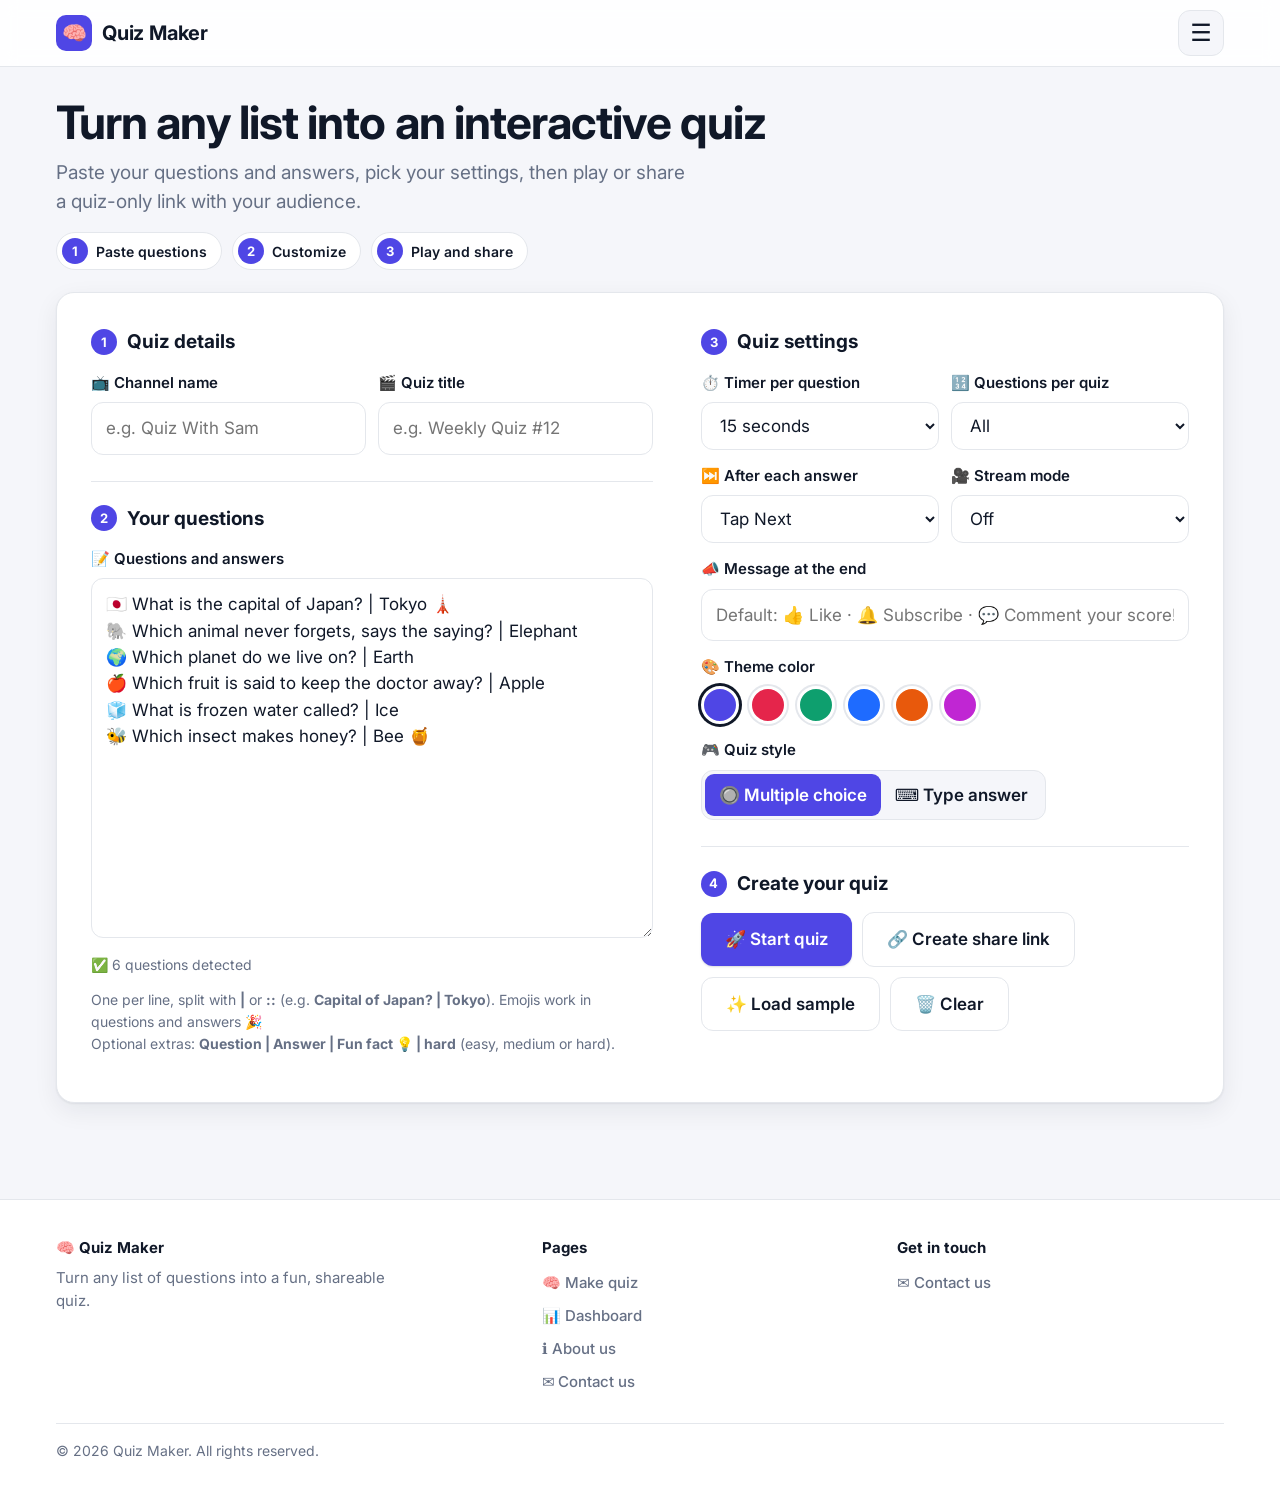
<file: index.html>
<!DOCTYPE html>
<html lang="en">
<head>
<meta charset="utf-8">
<meta name="viewport" content="width=device-width, initial-scale=1, viewport-fit=cover">
<meta name="description" content="Paste questions and answers and get an interactive quiz.">
<title>Quiz Maker – Make a quiz</title>
<link href="https://fonts.googleapis.com/css2?family=Inter:wght@400;500;600;700&display=swap" rel="stylesheet">
<link rel="stylesheet" href="style.css">
<link rel="icon" href="data:image/svg+xml,%3Csvg xmlns=%27http://www.w3.org/2000/svg%27 viewBox=%270 0 100 100%27%3E%3Ctext y=%27.9em%27 font-size=%2790%27%3E🧠%3C/text%3E%3C/svg%3E">
</head>
<body>
<main>
<section id="setup">
  <div class="hero">
    <h1>Turn any list into an interactive quiz</h1>
    <p>Paste your questions and answers, pick your settings, then play or share a quiz-only link with your audience.</p>
    <div class="steps"><span><b>1</b>Paste questions</span><span><b>2</b>Customize</span><span><b>3</b>Play and share</span></div>
  </div>
  <div class="card setup">
    <div class="colA">
    <h2 class="step step-first"><span>1</span>Quiz details</h2>
    <div class="two">
      <div><label for="chan">📺 Channel name</label><input type="text" id="chan" placeholder="e.g. Quiz With Sam" maxlength="60"></div>
      <div><label for="title">🎬 Quiz title</label><input type="text" id="title" placeholder="e.g. Weekly Quiz #12" maxlength="80"></div>
    </div>
    <h2 class="step"><span>2</span>Your questions</h2>
    <label for="src">📝 Questions and answers</label>
    <textarea id="src" spellcheck="false" placeholder="Question | Answer"></textarea>
    <p class="hint" id="det"></p>
    <p class="hint">One per line, split with <b>|</b> or <b>::</b> (e.g. <b>Capital of Japan? | Tokyo</b>). Emojis work in questions and answers 🎉<br>Optional extras: <b>Question | Answer | Fun fact 💡 | hard</b> (easy, medium or hard).</p>
    </div>
    <div class="colB">
    <h2 class="step"><span>3</span>Quiz settings</h2>
    <div class="two">
      <div><label for="tmr">⏱️ Timer per question</label><select id="tmr"><option value="0">Off</option><option value="10">10 seconds</option><option value="15" selected>15 seconds</option><option value="20">20 seconds</option><option value="30">30 seconds</option></select></div>
      <div><label for="cnt">🔢 Questions per quiz</label><select id="cnt"><option value="">All</option><option>5</option><option>10</option><option>15</option><option>20</option></select></div>
    </div>
    <div class="two">
      <div><label for="auto">⏭️ After each answer</label><select id="auto"><option value="0">Tap Next</option><option value="1">Auto-continue</option></select></div>
      <div><label for="stream">🎥 Stream mode</label><select id="stream"><option value="0">Off</option><option value="1">On (bigger text)</option></select></div>
    </div>
    <label for="ctain">📣 Message at the end</label>
    <input type="text" id="ctain" placeholder="Default: 👍 Like · 🔔 Subscribe · 💬 Comment your score!" maxlength="140" style="margin-bottom:14px">
    <label>🎨 Theme color</label>
    <div class="sw" id="sw"></div>
    <label style="margin-top:4px">🎮 Quiz style</label>
    <div class="row" style="margin-top:6px">
      <div class="seg" role="group" aria-label="Quiz style">
        <button id="m-mc" aria-pressed="true">🔘 Multiple choice</button>
        <button id="m-ty" aria-pressed="false">⌨️ Type answer</button>
      </div>
    </div>
    <h2 class="step"><span>4</span>Create your quiz</h2>
    <div class="row">
      <button class="btn" id="start">🚀 Start quiz</button>
      <button class="btn ghost" id="share">🔗 Create share link</button>
      <button class="btn ghost" id="sample">✨ Load sample</button>
      <button class="btn ghost" id="clear">🗑️ Clear</button>
    </div>
    <p class="err" id="err" role="alert"></p>
    <div id="sharebox" class="hide" style="margin-top:12px">
      <label for="slink">🔗 Link for your participants</label>
      <input type="text" id="slink" readonly>
      <div class="row"><button class="btn" id="copylink">📋 Copy link</button></div>
      <div id="lbpanel" class="hide" style="margin-top:16px">
        <h3 style="margin:0 0 4px;font-size:19px">📊 Participants and leaderboard</h3>
        <p class="hint" id="lbinfo" style="margin-top:0"></p>
        <div class="tw"><table><thead><tr><th>Rank</th><th>Name</th><th>Score</th><th>Points</th><th>Date</th></tr></thead><tbody id="lbtb"></tbody></table></div>
        <div class="row"><button class="btn ghost" id="lbref">🔄 Refresh</button><a class="btn ghost" id="dlink" href="dashboard.html" style="text-decoration:none;display:inline-flex;align-items:center;justify-content:center">📊 Open dashboard</a></div>
      </div>
      <p class="hint" id="rl"></p>
      <p class="hint" id="snote">Participants who open this link see only the quiz, not this maker page.</p>
    </div>
    </div>
  </div>
</section>

<section id="welcome" class="hide">
  <div class="card" style="text-align:center">
    <div class="big pop">🎉</div>
    <div class="brand"><div class="ch" id="wchan"></div><div class="tt" id="wtitle"></div></div>
    <p class="sub" id="winfo"></p>
    <div id="nameBox" class="hide" style="text-align:left;margin:0 0 14px"><label for="pname">👤 Your name (for the leaderboard)</label><input type="text" id="pname" maxlength="30" autocomplete="name" placeholder="Enter your name"><p class="err" id="werr" role="alert"></p></div>
    <button class="btn" id="wstart">🚀 Start quiz</button>
  </div>
</section>

<section id="play" class="hide">
  <div class="brand" id="brand1"></div>
  <div class="top"><span id="prog">1 / 5</span><span id="tsec"></span><span id="sc">⭐ 0</span><button class="btn ghost" id="snd" style="padding:0 12px;min-height:36px" aria-label="Sound on or off">🔊</button></div>
  <div class="bar"><i id="fill"></i></div>
  <p class="sub" id="mot" style="text-align:center;margin:0 0 12px;font-weight:600;min-height:1.5em"></p>
  <div class="card">
    <div class="tbar hide" id="tbar"><i id="tfill"></i></div>
    <div class="badge hide" id="badge"></div>
    <p class="q" id="qtext"></p>
    <div class="opts" id="opts"></div>
    <div class="row" id="life"><button class="btn ghost" id="ll5" style="padding:10px 20px">✂️ 50/50</button><button class="btn ghost" id="llskip" style="padding:10px 20px">⏭️ Skip (3)</button></div>
    <div id="typebox" class="hide">
      <input type="text" id="ans" placeholder="Your answer ✍️" autocomplete="off" autocapitalize="off">
      <div class="row"><button class="btn" id="check">✅ Check</button></div>
    </div>
    <div class="fb" id="fb" aria-live="polite"></div>
    <div class="row hide" id="nextrow"><button class="btn" id="next">Next ➡️</button></div>
  </div>
</section>

<section id="done" class="hide">
  <div class="card">
    <div class="brand" id="brand2"></div>
    <div class="big pop" id="trophy">🏆</div>
    <p class="score" id="final"></p>
    <p class="sub" id="msg" style="text-align:center;margin-top:6px"></p>
    <div id="lb" class="hide"></div>
    <ul class="rev" id="rev"></ul>
    <p class="cta" id="cta"></p>
    <div class="row">
      <button class="btn" id="again">🔁 Play again</button>
      <button class="btn ghost" id="copy">📋 Copy result</button>
      <button class="btn ghost" id="edit">✏️ Edit questions</button>
    </div>
  </div>
</section>
</main>

<div class="go hide" id="go" aria-live="assertive"></div>
<script src="site.js"></script>
<script src="app.js"></script>
</body>
</html>
</file>
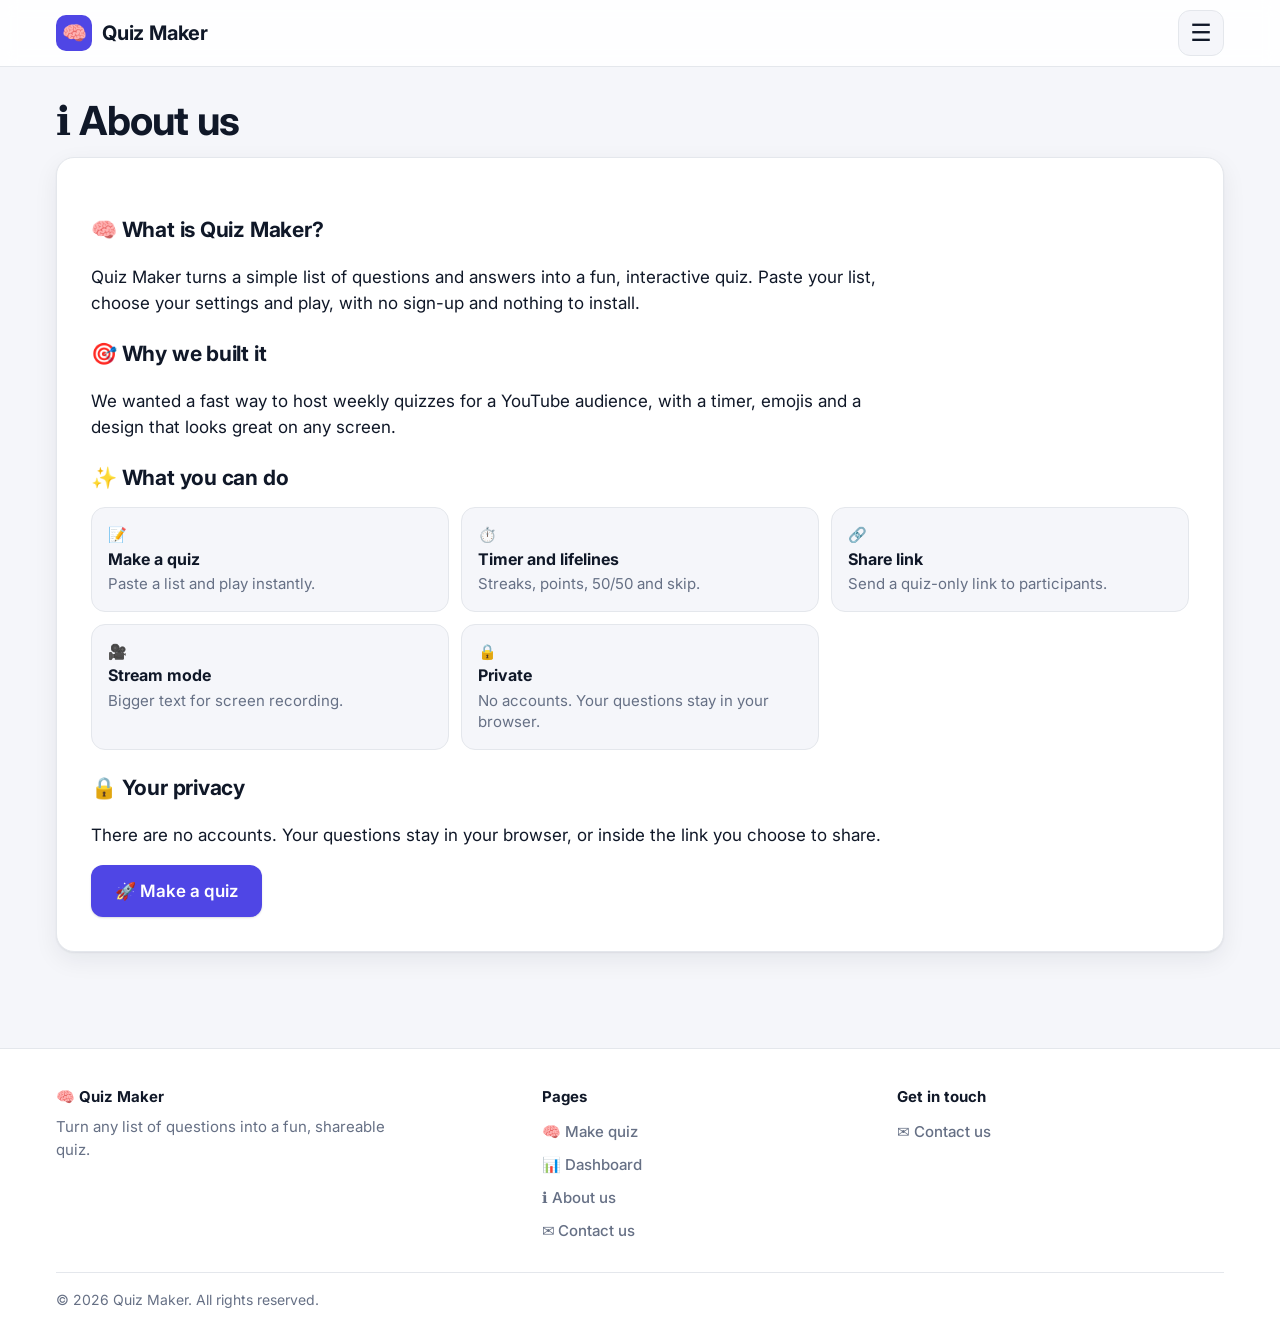
<file: about.html>
<!DOCTYPE html>
<html lang="en">
<head>
<meta charset="utf-8">
<meta name="viewport" content="width=device-width, initial-scale=1, viewport-fit=cover">
<meta name="description" content="About Quiz Maker, a free quiz builder.">
<title>About us – Quiz Maker</title>
<link href="https://fonts.googleapis.com/css2?family=Inter:wght@400;500;600;700&display=swap" rel="stylesheet">
<link rel="stylesheet" href="style.css">
<link rel="icon" href="data:image/svg+xml,%3Csvg xmlns=%27http://www.w3.org/2000/svg%27 viewBox=%270 0 100 100%27%3E%3Ctext y=%27.9em%27 font-size=%2790%27%3E🧠%3C/text%3E%3C/svg%3E">
</head>
<body>
<main class="prose">
  <h1>ℹ️ About us</h1>
  <div class="card">
    <h2>🧠 What is Quiz Maker?</h2>
    <p>Quiz Maker turns a simple list of questions and answers into a fun, interactive quiz. Paste your list, choose your settings and play, with no sign-up and nothing to install.</p>
    <h2>🎯 Why we built it</h2>
    <p>We wanted a fast way to host weekly quizzes for a YouTube audience, with a timer, emojis and a design that looks great on any screen.</p>
    <h2>✨ What you can do</h2>
    <div class="grid">
      <div class="feat">📝<b>Make a quiz</b>Paste a list and play instantly.</div>
      <div class="feat">⏱️<b>Timer and lifelines</b>Streaks, points, 50/50 and skip.</div>
      <div class="feat">🔗<b>Share link</b>Send a quiz-only link to participants.</div>
      <div class="feat">🎥<b>Stream mode</b>Bigger text for screen recording.</div>
      <div class="feat">🔒<b>Private</b>No accounts. Your questions stay in your browser.</div>
    </div>
    <h2>🔒 Your privacy</h2>
    <p>There are no accounts. Your questions stay in your browser, or inside the link you choose to share.</p>
    <div class="row"><a class="btn" href="index.html" style="text-decoration:none;display:inline-flex;align-items:center">🚀 Make a quiz</a></div>
  </div>
</main>
<script src="site.js"></script>
</body>
</html>
</file>
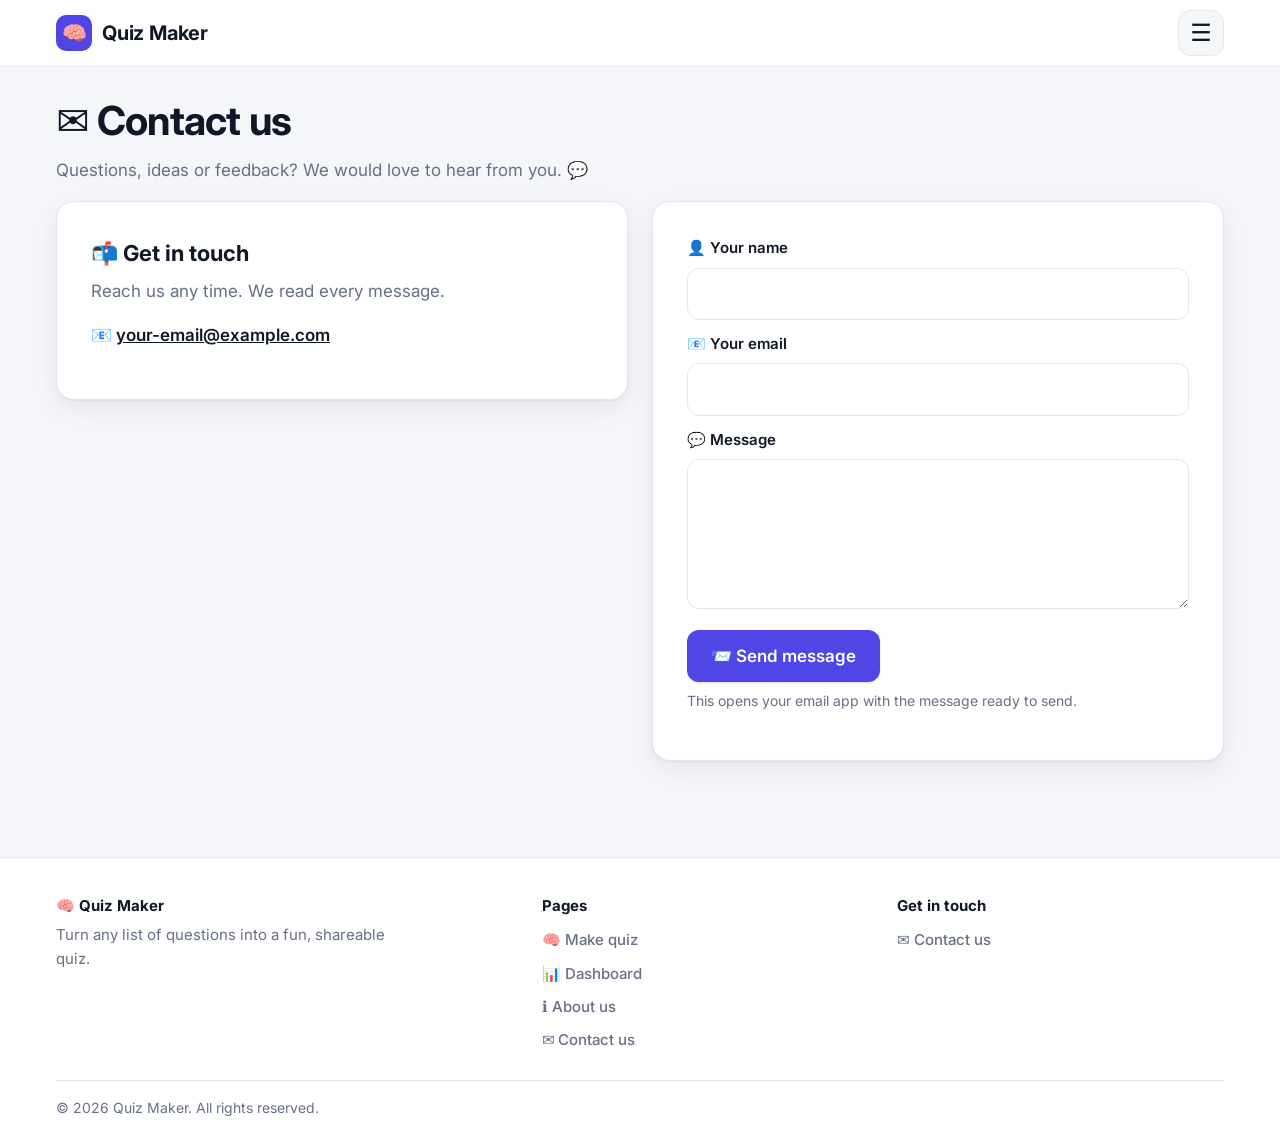
<file: contact.html>
<!DOCTYPE html>
<html lang="en">
<head>
<meta charset="utf-8">
<meta name="viewport" content="width=device-width, initial-scale=1, viewport-fit=cover">
<meta name="description" content="Get in touch with Quiz Maker.">
<title>Contact us – Quiz Maker</title>
<link href="https://fonts.googleapis.com/css2?family=Inter:wght@400;500;600;700&display=swap" rel="stylesheet">
<link rel="stylesheet" href="style.css">
<link rel="icon" href="data:image/svg+xml,%3Csvg xmlns=%27http://www.w3.org/2000/svg%27 viewBox=%270 0 100 100%27%3E%3Ctext y=%27.9em%27 font-size=%2790%27%3E🧠%3C/text%3E%3C/svg%3E">
</head>
<body>
<main>
  <h1>✉️ Contact us</h1>
  <p class="sub">Questions, ideas or feedback? We would love to hear from you. 💬</p>
  <div class="cols">
  <div class="card">
    <h2 style="margin:0 0 8px;font-size:22px">📬 Get in touch</h2>
    <p class="sub" style="margin:0 0 14px">Reach us any time. We read every message.</p>
    <p id="lnk" style="font-weight:600"></p>
  </div>
  <div class="card">
    <label for="nm">👤 Your name</label>
    <input type="text" id="nm" autocomplete="name" style="margin-bottom:12px">
    <label for="em">📧 Your email</label>
    <input type="text" id="em" inputmode="email" autocomplete="email" style="margin-bottom:12px">
    <label for="ms">💬 Message</label>
    <textarea id="ms" style="min-height:150px"></textarea>
    <div class="row"><button class="btn" id="send">📨 Send message</button></div>
    <p class="hint" id="note">This opens your email app with the message ready to send.</p>
  </div>
  </div>
</main>
<script>
window.addEventListener("DOMContentLoaded",function(){
var $=function(i){return document.getElementById(i)};
$("lnk").innerHTML="📧 <a href='mailto:"+SITE.email+"' style='color:inherit'>"+SITE.email+"</a>"+(SITE.youtube?" · 📺 <a href='"+SITE.youtube+"' style='color:inherit'>YouTube</a>":"");
$("send").onclick=function(){var m=$("ms").value.trim();if(!m){$("note").textContent="⚠️ Please write a message first";return}
  var b="Name: "+$("nm").value.trim()+"\nEmail: "+$("em").value.trim()+"\n\n"+m;
  location.href="mailto:"+SITE.email+"?subject="+encodeURIComponent("Message from "+SITE.name)+"&body="+encodeURIComponent(b)};
});
</script>
<script src="site.js"></script>
</body>
</html>
</file>
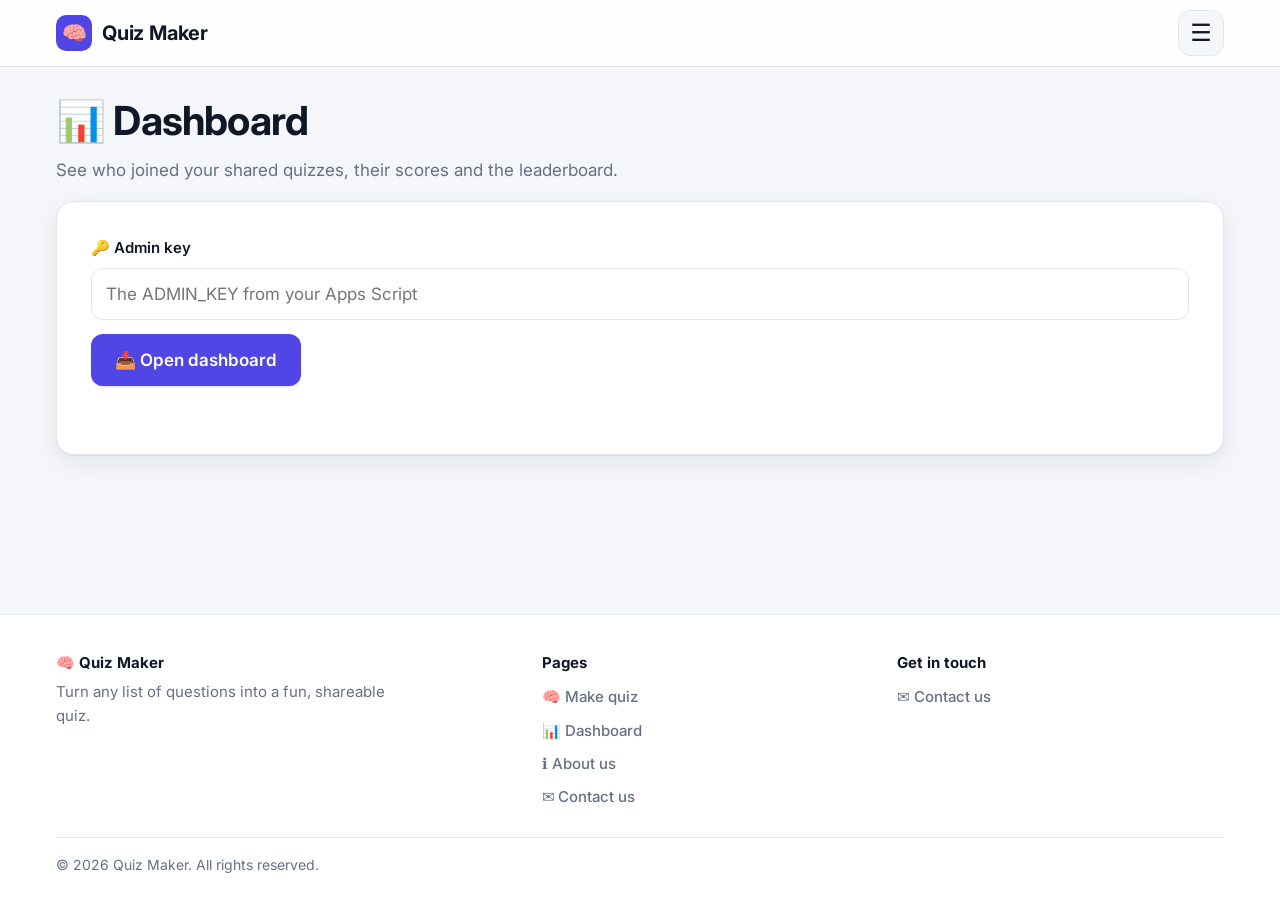
<file: dashboard.html>
<!DOCTYPE html>
<html lang="en">
<head>
<meta charset="utf-8">
<meta name="viewport" content="width=device-width, initial-scale=1, viewport-fit=cover">
<meta name="description" content="Participants, scores and leaderboard for your quizzes.">
<title>Dashboard – Quiz Maker</title>
<link href="https://fonts.googleapis.com/css2?family=Inter:wght@400;500;600;700&display=swap" rel="stylesheet">
<link rel="stylesheet" href="style.css">
<link rel="icon" href="data:image/svg+xml,%3Csvg xmlns=%27http://www.w3.org/2000/svg%27 viewBox=%270 0 100 100%27%3E%3Ctext y=%27.9em%27 font-size=%2790%27%3E🧠%3C/text%3E%3C/svg%3E">
</head>
<body>
<main>
  <h1>📊 Dashboard</h1>
  <p class="sub">See who joined your shared quizzes, their scores and the leaderboard.</p>
  <div class="card hide" id="noapi">
    <h2 style="margin:0 0 8px;font-size:21px">Set up participant tracking</h2>
    <p>Dashboard needs a results connection. Add your Supabase details (or Google web app URL) in <b>site.js</b>, then reload this page.</p>
  </div>
  <div class="card" id="keybox">
    <label for="key">🔑 Admin key</label>
    <input type="text" id="key" autocomplete="off" placeholder="The ADMIN_KEY from your Apps Script">
    <div class="row"><button class="btn" id="load">📥 Open dashboard</button></div>
    <p class="err" id="msg" role="alert"></p>
  </div>
  <div id="dash" class="hide">
    <div class="tiles">
      <div class="tile"><b id="tq">0</b><span>Quizzes shared</span></div>
      <div class="tile"><b id="tp">0</b><span>Total participants</span></div>
      <div class="tile"><b id="ta">0%</b><span>Average score</span></div>
      <div class="tile"><b id="tl">-</b><span>Last played</span></div>
    </div>
    <div class="card">
      <h2 style="margin:0 0 12px;font-size:21px">🏆 Quiz leaderboard</h2>
      <label for="qsel">🎬 Choose a quiz</label>
      <select id="qsel"></select>
      <div class="tiles" style="margin:16px 0 0">
        <div class="tile"><b id="sp">0</b><span>Participants</span></div>
        <div class="tile"><b id="sa">0%</b><span>Average score</span></div>
        <div class="tile"><b id="sb">-</b><span>Top score</span></div>
        <div class="tile"><b id="sd">-</b><span>Last played</span></div>
      </div>
      <div class="tw"><table><thead><tr><th>Rank</th><th>Name</th><th>Score</th><th>Points</th><th>%</th><th>Time</th><th>Date</th></tr></thead><tbody id="tb"></tbody></table></div>
      <div class="row"><button class="btn ghost" id="refresh">🔄 Refresh</button><button class="btn ghost" id="csv">⬇️ Download CSV</button><button class="btn ghost" id="lock">🔒 Change key</button></div>
    </div>
    <div class="card">
      <h2 style="margin:0 0 4px;font-size:21px">🌟 All-time top players</h2>
      <p class="hint" style="margin-top:0">Points added up across all your quizzes.</p>
      <div class="tw"><table><thead><tr><th>Rank</th><th>Name</th><th>Quizzes</th><th>Total points</th><th>Best %</th></tr></thead><tbody id="tt"></tbody></table></div>
    </div>
  </div>
</main>
<script src="site.js"></script>
<script>
(function(){
var $=function(i){return document.getElementById(i)},rows=[],sel="";
if(!Store.on()){$("noapi").classList.remove("hide");$("keybox").classList.add("hide");return}
try{$("key").value=localStorage.getItem("qm_key")||""}catch(e){}
function td(t,tr){var c=document.createElement("td");c.textContent=t;tr.appendChild(c)}
function dt(t){var d=new Date(t);return isNaN(d)?"-":d.toLocaleDateString(undefined,{day:"numeric",month:"short",year:"numeric"})}
function fmt(t){var d=new Date(t);return isNaN(d)?"":dt(t)+" "+d.toLocaleTimeString([],{hour:"2-digit",minute:"2-digit"})}
function medal(n){return ["🥇","🥈","🥉"][n]||n+1}
async function load(){
  var k=$("key").value.trim();$("msg").textContent="⏳ Loading...";
  try{var r=await Store.all(k);
    if(r.error){$("msg").textContent="⚠️ Wrong admin key";return}
    try{localStorage.setItem("qm_key",k)}catch(e){}
    rows=r.rows;$("msg").textContent="";$("keybox").classList.add("hide");$("dash").classList.remove("hide");render()}
  catch(e){$("msg").textContent="⚠️ Could not load. Check your results setup in site.js."}}
function groups(){var g={};rows.forEach(function(x){var q=g[x.id]=g[x.id]||{id:x.id,title:x.title,list:[],last:""};q.list.push(x);if(x.t>q.last)q.last=x.t});
  return Object.keys(g).map(function(k){return g[k]}).sort(function(a,b){return a.last<b.last?1:-1})}
function avg(L){return L.length?Math.round(L.reduce(function(s,x){return s+x.pct},0)/L.length):0}
function render(){
  var G=groups(),m=location.hash.match(/id=([^&]+)/);if(m&&!sel)sel=m[1];
  if(!G.some(function(q){return q.id===sel}))sel=G.length?G[0].id:"";
  $("tq").textContent=G.length;$("tp").textContent=rows.length;$("ta").textContent=avg(rows)+"%";$("tl").textContent=G.length?dt(G[0].last):"-";
  var o=$("qsel");o.innerHTML="";
  G.forEach(function(q){var e=document.createElement("option");e.value=q.id;e.textContent=(q.title||"Untitled quiz")+" · "+dt(q.last)+" · "+q.list.length+" players";if(q.id===sel)e.selected=true;o.appendChild(e)});
  var q=G.filter(function(x){return x.id===sel})[0],tb=$("tb");tb.innerHTML="";
  if(q){var L=q.list.slice().sort(function(a,b){return b.pts-a.pts||a.sec-b.sec});
    $("sp").textContent=L.length;$("sa").textContent=avg(L)+"%";$("sb").textContent=L[0].score+"/"+L[0].total;$("sd").textContent=dt(q.last);
    L.forEach(function(x,n){var tr=document.createElement("tr");td(medal(n),tr);td(x.name,tr);td(x.score+"/"+x.total,tr);td(x.pts,tr);td(x.pct+"%",tr);td(x.sec+"s",tr);td(fmt(x.t),tr);tb.appendChild(tr)})}
  else{$("sp").textContent="0";$("sa").textContent="-";$("sb").textContent="-";$("sd").textContent="-"}
  var P={};rows.forEach(function(x){var k=String(x.name).trim().toLowerCase(),p=P[k]=P[k]||{name:x.name,n:0,pts:0,best:0};p.n++;p.pts+=x.pts;if(x.pct>p.best)p.best=x.pct});
  var T=Object.keys(P).map(function(k){return P[k]}).sort(function(a,b){return b.pts-a.pts}).slice(0,10),tt=$("tt");tt.innerHTML="";
  T.forEach(function(p,n){var tr=document.createElement("tr");td(medal(n),tr);td(p.name,tr);td(p.n,tr);td(p.pts,tr);td(p.best+"%",tr);tt.appendChild(tr)})}
$("qsel").onchange=function(){sel=this.value;render()};
$("load").onclick=load;$("refresh").onclick=load;
$("lock").onclick=function(){try{localStorage.removeItem("qm_key")}catch(e){}$("key").value="";$("dash").classList.add("hide");$("keybox").classList.remove("hide")};
$("csv").onclick=function(){var q=groups().filter(function(x){return x.id===sel})[0];if(!q)return;
  var e=function(v){return '"'+String(v).replace(/"/g,'""')+'"'};
  var out=["Date,Name,Score,Total,Points,Percent,Seconds,Quiz"].concat(q.list.map(function(x){return [fmt(x.t),x.name,x.score,x.total,x.pts,x.pct,x.sec,x.title].map(e).join(",")}));
  var a=document.createElement("a");a.href=URL.createObjectURL(new Blob([out.join("\n")],{type:"text/csv"}));a.download="quiz-results.csv";a.click()};
if($("key").value)load();
})();
</script>
</body>
</html>
</file>
<file: style.css>
:root{--bg:#F1EEFF;--card:#fff;--ink:#1D1B3A;--mute:#6B6890;--acc:#5B3DF5;--accfg:#fff;--line:#DAD5F5;--ok:#12A150;--okbg:#DFF6E8;--bad:#E5484D;--badbg:#FDE6E6;--sun:#FFC53D;
box-sizing:border-box;padding-top:env(safe-area-inset-top,0px);padding-bottom:env(safe-area-inset-bottom,0px)}
@media (prefers-color-scheme:dark){:root:not([data-theme="light"]){--bg:#15142B;--card:#201F3D;--ink:#F1EFFF;--mute:#A9A5D0;--acc:#8B76FF;--accfg:#15142B;--line:#37356A;--okbg:#12361F;--badbg:#3D1A1E}}
:root[data-theme="dark"]{--bg:#15142B;--card:#201F3D;--ink:#F1EFFF;--mute:#A9A5D0;--acc:#8B76FF;--accfg:#15142B;--line:#37356A;--okbg:#12361F;--badbg:#3D1A1E}
*,*:before,*:after{box-sizing:inherit}
html{scroll-padding-top:env(safe-area-inset-top,0px)}
body{margin:0;background:var(--bg);color:var(--ink);font:500 18px/1.5 Fredoka,"Segoe UI",system-ui,sans-serif;min-height:100vh}
main{max-width:900px;margin:0 auto;padding:24px 16px 48px}
h1{font-size:clamp(28px,7vw,40px);line-height:1.1;margin:8px 0 6px;font-weight:600}
.sub{color:var(--mute);margin:0 0 18px}
.card{background:var(--card);border:2px solid var(--line);border-radius:26px;padding:clamp(18px,4vw,34px)}
label{display:block;font-weight:600;margin:0 0 8px}
textarea,input[type=text]{width:100%;font:inherit;color:var(--ink);background:var(--bg);border:2px solid var(--line);border-radius:14px;padding:12px;resize:vertical}
textarea{min-height:230px}
textarea:focus,input:focus,button:focus-visible{outline:3px solid var(--acc);outline-offset:2px}
.hint{font-size:14px;color:var(--mute);margin:8px 0 14px}
.row{display:flex;gap:10px;flex-wrap:wrap;align-items:center;margin-top:14px}
.seg{display:flex;border:2px solid var(--line);border-radius:999px;overflow:hidden}
.seg button{border:0;background:transparent;color:var(--ink);font:inherit;padding:8px 14px;cursor:pointer}
.seg button[aria-pressed=true]{background:var(--acc);color:var(--accfg)}
.btn{font:inherit;font-weight:600;border:0;border-radius:999px;padding:13px 24px;background:var(--acc);color:var(--accfg);cursor:pointer;min-height:48px}
.btn.ghost{background:transparent;color:var(--ink);border:2px solid var(--line)}
.btn:active{transform:scale(.97)}
.err{color:var(--bad);font-weight:600;margin:10px 0 0;min-height:1.4em}
.top{display:flex;justify-content:space-between;align-items:center;gap:10px;margin-bottom:10px;font-weight:600}
.bar{height:14px;background:var(--line);border-radius:99px;overflow:hidden;margin-bottom:16px}
.bar i{display:block;height:100%;width:0;background:var(--sun);border-radius:99px;transition:width .3s}
.q{font-size:clamp(24px,5.5vw,38px);line-height:1.3;margin:4px 0 16px;font-weight:600;overflow-wrap:anywhere}
.opts{display:grid;gap:14px}
@media (min-width:700px){.opts{grid-template-columns:1fr 1fr}}
.opt{font:inherit;font-size:clamp(17px,3.6vw,22px);text-align:left;color:var(--ink);background:var(--card);border:2px solid var(--line);border-radius:16px;padding:18px 16px;min-height:68px;cursor:pointer;display:flex;gap:10px;align-items:center;overflow-wrap:anywhere}
.opt:hover:not(:disabled){border-color:var(--acc)}
.opt .l{flex:none;width:38px;height:38px;border-radius:50%;background:var(--bg);display:grid;place-items:center;font-size:15px;font-weight:600}
.opt.ok{background:var(--okbg);border-color:var(--ok)}
.opt.bad{background:var(--badbg);border-color:var(--bad)}
.opt:disabled{cursor:default}
.fb{margin-top:14px;padding:12px 14px;border-radius:14px;font-weight:600;display:none;overflow-wrap:anywhere}
.fb.show{display:block}.fb.ok{background:var(--okbg)}.fb.bad{background:var(--badbg)}
.big{font-size:72px;line-height:1;text-align:center;margin:8px 0}
.score{text-align:center;font-size:clamp(26px,7vw,36px);font-weight:600;margin:0}
.rev{margin:16px 0 0;padding:0;list-style:none;display:grid;gap:8px}
.rev li{background:var(--bg);border-radius:14px;padding:10px 12px;overflow-wrap:anywhere}
.rev small{display:block;color:var(--mute)}
.two{display:grid;gap:12px;grid-template-columns:1fr 1fr;margin-bottom:14px}
@media (max-width:480px){.two{grid-template-columns:1fr}}
.two label{font-size:15px}
.brand{text-align:center;margin:4px 0 14px}
.brand .ch{font-weight:600;color:var(--acc)}
.brand .tt{font-size:clamp(22px,6vw,30px);font-weight:600;line-height:1.2;overflow-wrap:anywhere}
.cta{text-align:center;font-weight:600;margin:14px 0 0;overflow-wrap:anywhere}
.rain{position:fixed;top:-40px;font-size:28px;pointer-events:none;animation:fall linear forwards;z-index:9}
@keyframes fall{to{transform:translateY(110vh) rotate(360deg)}}
@media (prefers-reduced-motion:reduce){.rain{display:none}}
select{width:100%;font:inherit;color:var(--ink);background:var(--bg);border:2px solid var(--line);border-radius:14px;padding:12px}
select:focus{outline:3px solid var(--acc);outline-offset:2px}
.sw{display:flex;gap:10px;flex-wrap:wrap;margin-bottom:14px}
.sw button{width:38px;height:38px;border-radius:50%;border:3px solid var(--card);box-shadow:0 0 0 2px var(--line);cursor:pointer}
.sw button[aria-pressed=true]{box-shadow:0 0 0 3px var(--ink)}
.tbar{height:8px;background:var(--line);border-radius:99px;overflow:hidden;margin-bottom:14px}
.tbar i{display:block;height:100%;width:100%;background:var(--ok);border-radius:99px}
.tbar.low i{background:var(--bad)}
.go{position:fixed;inset:0;z-index:20;background:var(--bg);display:grid;place-items:center;align-content:center;text-align:center;font-size:clamp(90px,28vw,160px);line-height:1.1}
.go p{font-size:22px;margin:0;color:var(--mute)}
.fb{white-space:pre-line}
.badge{display:inline-block;font-weight:600;font-size:14px;background:var(--bg);border:2px solid var(--line);border-radius:99px;padding:2px 12px;margin-bottom:6px}
body.stream main{max-width:1100px}
body.stream .q{font-size:clamp(28px,6vw,46px)}
body.stream .opt{font-size:clamp(20px,4vw,28px);min-height:76px}
body.stream .top{font-size:clamp(18px,3vw,24px)}
.btn:disabled{opacity:.4;cursor:not-allowed}
.hide{display:none}
.pop{animation:pop .35s}
@keyframes pop{0%{transform:scale(.6)}70%{transform:scale(1.15)}100%{transform:scale(1)}}
@media (prefers-reduced-motion:reduce){.pop{animation:none}.bar i{transition:none}}

body{display:flex;flex-direction:column}
main{width:100%;flex:1}
.go{z-index:60}
.site-h{position:sticky;top:0;z-index:30;display:flex;justify-content:space-between;align-items:center;gap:12px;padding:10px 16px;background:var(--card);border-bottom:2px solid var(--line)}
.logo{font-weight:600;font-size:20px;color:var(--ink);text-decoration:none}
.hb,.drawer .x{font:inherit;font-size:24px;line-height:1;width:46px;height:46px;border-radius:14px;border:2px solid var(--line);background:var(--bg);color:var(--ink);cursor:pointer}
.drawer{position:fixed;top:0;right:0;bottom:0;width:min(300px,85vw);z-index:50;background:var(--card);border-left:2px solid var(--line);padding:16px;display:flex;flex-direction:column;gap:6px;transform:translateX(105%);visibility:hidden;transition:transform .25s,visibility .25s}
.drawer.open{transform:none;visibility:visible}
.drawer .x{align-self:flex-end;margin-bottom:8px}
.drawer a{color:var(--ink);text-decoration:none;font-weight:600;font-size:19px;padding:14px;border-radius:14px}
.drawer a:hover,.drawer a[aria-current]{background:var(--bg);color:var(--acc)}
.ov{position:fixed;inset:0;z-index:40;background:rgba(0,0,0,.45);opacity:0;pointer-events:none;transition:opacity .25s}
.ov.open{opacity:1;pointer-events:auto}
.site-f{margin-top:32px;padding:22px 16px calc(22px + env(safe-area-inset-bottom,0px));text-align:center;background:var(--card);border-top:2px solid var(--line);color:var(--mute);font-size:15px}
.site-f a{color:var(--ink);text-decoration:none;font-weight:600;margin:0 8px;display:inline-block;padding:4px 0}
.site-f a:hover{color:var(--acc)}
.site-f p{margin:8px 0 0}
.prose h2{margin:22px 0 6px;font-size:22px}
.prose ul{padding-left:22px}
.card+.card{margin-top:16px}
@media (prefers-reduced-motion:reduce){.drawer,.ov{transition:none}}

/* ===== Professional theme layer ===== */
:root{--bg:#F5F6FA;--card:#fff;--ink:#101828;--mute:#667085;--acc:#4F46E5;--accfg:#fff;--line:#E4E7EC;--ok:#079455;--okbg:#E6F6EE;--bad:#D92D20;--badbg:#FDECEA;--sh:0 1px 2px rgba(16,24,40,.06),0 8px 24px rgba(16,24,40,.07)}
@media (prefers-color-scheme:dark){:root:not([data-theme="light"]){--bg:#0B1020;--card:#131B2F;--ink:#F2F4F7;--mute:#98A2B3;--acc:#818CF8;--accfg:#0B1020;--line:#25304A;--okbg:#0F2F22;--badbg:#3A1717;--sh:0 8px 24px rgba(0,0,0,.35)}}
:root[data-theme="dark"]{--bg:#0B1020;--card:#131B2F;--ink:#F2F4F7;--mute:#98A2B3;--acc:#818CF8;--accfg:#0B1020;--line:#25304A;--okbg:#0F2F22;--badbg:#3A1717;--sh:0 8px 24px rgba(0,0,0,.35)}
html{scroll-behavior:smooth}
body{font:400 17px/1.55 Inter,"Segoe UI",system-ui,-apple-system,sans-serif;-webkit-font-smoothing:antialiased}
h1{font-weight:700;letter-spacing:-.02em}
label{font-weight:600;font-size:15px}
.sub{font-size:17px}
.card{border:1px solid var(--line);border-radius:18px;box-shadow:var(--sh)}
textarea,input[type=text],select{background:var(--card);border:1px solid var(--line);border-radius:12px;padding:12px 14px}
textarea:hover,input[type=text]:hover,select:hover{border-color:var(--mute)}
.btn{border-radius:12px;font-weight:600;box-shadow:0 1px 2px rgba(16,24,40,.15)}
.btn.ghost{background:var(--card);border:1px solid var(--line);box-shadow:none}
.btn:hover:not(:disabled){filter:brightness(1.08)}
.seg{border:1px solid var(--line);border-radius:12px;background:var(--bg);padding:3px}
.seg button{border-radius:9px;font-weight:600}
.opt{border:1.5px solid var(--line);border-radius:14px;font-weight:500}
.opt .l{border-radius:10px;font-weight:700}
.bar,.tbar{background:var(--line)}
.bar i{background:var(--acc)}
.badge{border:1px solid var(--line)}
.hero{padding:6px 0 22px}
.hero h1{font-size:clamp(30px,6.5vw,46px);line-height:1.1;margin:0 0 10px}
.hero p{color:var(--mute);font-size:clamp(16px,2.6vw,19px);max-width:640px;margin:0 0 16px}
.steps{display:flex;gap:10px;flex-wrap:wrap}
.steps span{display:inline-flex;align-items:center;gap:8px;background:var(--card);border:1px solid var(--line);border-radius:99px;padding:5px 14px 5px 5px;font-weight:600;font-size:14px}
.steps b,h2.step span{width:26px;height:26px;border-radius:50%;background:var(--acc);color:var(--accfg);display:grid;place-items:center;font-size:13px;font-weight:700;flex:none}
h2.step{display:flex;align-items:center;gap:10px;font-size:19px;margin:26px 0 14px;padding-top:22px;border-top:1px solid var(--line)}
h2.step.step-first{border-top:0;margin-top:0;padding-top:0}
.site-h{padding:10px max(16px,calc((100% - var(--w))/2 + 16px));border-bottom:1px solid var(--line);background:color-mix(in srgb,var(--card) 90%,transparent);-webkit-backdrop-filter:blur(8px);backdrop-filter:blur(8px)}
.logo{display:flex;align-items:center;gap:10px;font-weight:700;letter-spacing:-.01em}
.logo i{font-style:normal;width:36px;height:36px;border-radius:10px;background:var(--acc);color:var(--accfg);display:grid;place-items:center;font-size:20px}
.hb,.drawer .x{border:1px solid var(--line);border-radius:12px}
.drawer{border-left:1px solid var(--line);box-shadow:-12px 0 32px rgba(16,24,40,.15)}
.drawer a{font-weight:600;font-size:18px;border-radius:12px}
.site-f{text-align:left;margin-top:48px;padding:36px max(16px,calc((100% - var(--w))/2 + 16px)) calc(24px + env(safe-area-inset-bottom,0px));border-top:1px solid var(--line)}
.site-f.p{text-align:center;margin-top:24px;padding-top:18px}
.fg{display:grid;gap:28px;grid-template-columns:1.4fr 1fr 1fr}
@media (max-width:700px){.fg{grid-template-columns:1fr;gap:20px}}
.site-f b{display:block;color:var(--ink);margin-bottom:6px}
.site-f a{display:block;margin:0;padding:5px 0;font-weight:500;color:var(--mute)}
.site-f p{margin:0;max-width:340px}
.site-f .copy{border-top:1px solid var(--line);margin-top:24px;padding-top:16px;font-size:14px;max-width:none}
.grid{display:grid;gap:12px;grid-template-columns:repeat(auto-fit,minmax(220px,1fr));margin:12px 0 4px}
.feat{background:var(--bg);border:1px solid var(--line);border-radius:14px;padding:16px;font-size:15px;color:var(--mute)}
.feat b{display:block;color:var(--ink);font-size:16px;margin:2px 0 2px}
.prose h2{font-size:21px;letter-spacing:-.01em}

main>h1{margin:8px 0 14px}
.feat{font-size:15px;line-height:1.45}

/* ===== Full-width desktop + mobile fit ===== */
:root{--w:1200px}
main{max-width:var(--w)}
body{min-height:100dvh}
body.stream main{max-width:1400px}
#play{max-width:1000px;margin:0 auto;width:100%}
#welcome .card,#done .card{max-width:860px;margin:0 auto}
.cols{display:grid;gap:16px;align-items:start}
@media (min-width:900px){
  .cols{grid-template-columns:1fr 1fr;gap:24px}
  .cols>.card+.card{margin-top:0}
  .cols textarea{min-height:clamp(260px,42vh,420px)}
  .prose p{max-width:75ch}
  .grid{grid-template-columns:repeat(3,1fr)}
}
@media (min-width:1000px){
  #setup .card.setup{display:grid;grid-template-columns:1.15fr 1fr;gap:0 48px;align-items:start}
  .colB>h2.step:first-child{border-top:0;margin-top:0;padding-top:0}
  #src{min-height:clamp(260px,40vh,440px)}
  .q{font-size:clamp(32px,3.2vw,44px)}
  .opt{font-size:clamp(20px,1.7vw,25px);min-height:84px}
  #done .rev{grid-template-columns:1fr 1fr}
}
@media (max-width:600px){
  main{padding:16px 14px 40px}
  .row .btn{flex:1 1 100%}
  #life .btn{flex:1 1 40%}
  .seg{width:100%}
  .seg button{flex:1;padding:9px 6px;font-size:15px}
}

/* ===== Leaderboard + results dashboard ===== */
#lb h3{margin:18px 0 0;font-size:20px;text-align:center}
.lbl{list-style:none;padding:0;margin:10px 0 0;display:grid;gap:6px}
.lbl li{display:grid;grid-template-columns:36px 1fr auto;gap:8px;align-items:center;background:var(--bg);border-radius:12px;padding:10px 12px;overflow-wrap:anywhere}
.lbl li.me{outline:2px solid var(--acc)}
.lbl i{font-style:normal;color:var(--mute);font-size:14px;white-space:nowrap}
.tiles{display:grid;gap:12px;grid-template-columns:repeat(auto-fit,minmax(140px,1fr));margin:0 0 16px}
.tile{background:var(--card);border:1px solid var(--line);border-radius:16px;padding:16px;box-shadow:var(--sh)}
.tile b{display:block;font-size:30px;line-height:1.1}
.tile span{color:var(--mute);font-size:14px}
.tw{overflow-x:auto;margin-top:12px}
table{width:100%;border-collapse:collapse;font-size:15px}
th,td{text-align:left;padding:10px 12px;border-bottom:1px solid var(--line);white-space:nowrap}
th{color:var(--mute);font-weight:600;font-size:13px;text-transform:uppercase;letter-spacing:.04em}
</file>
